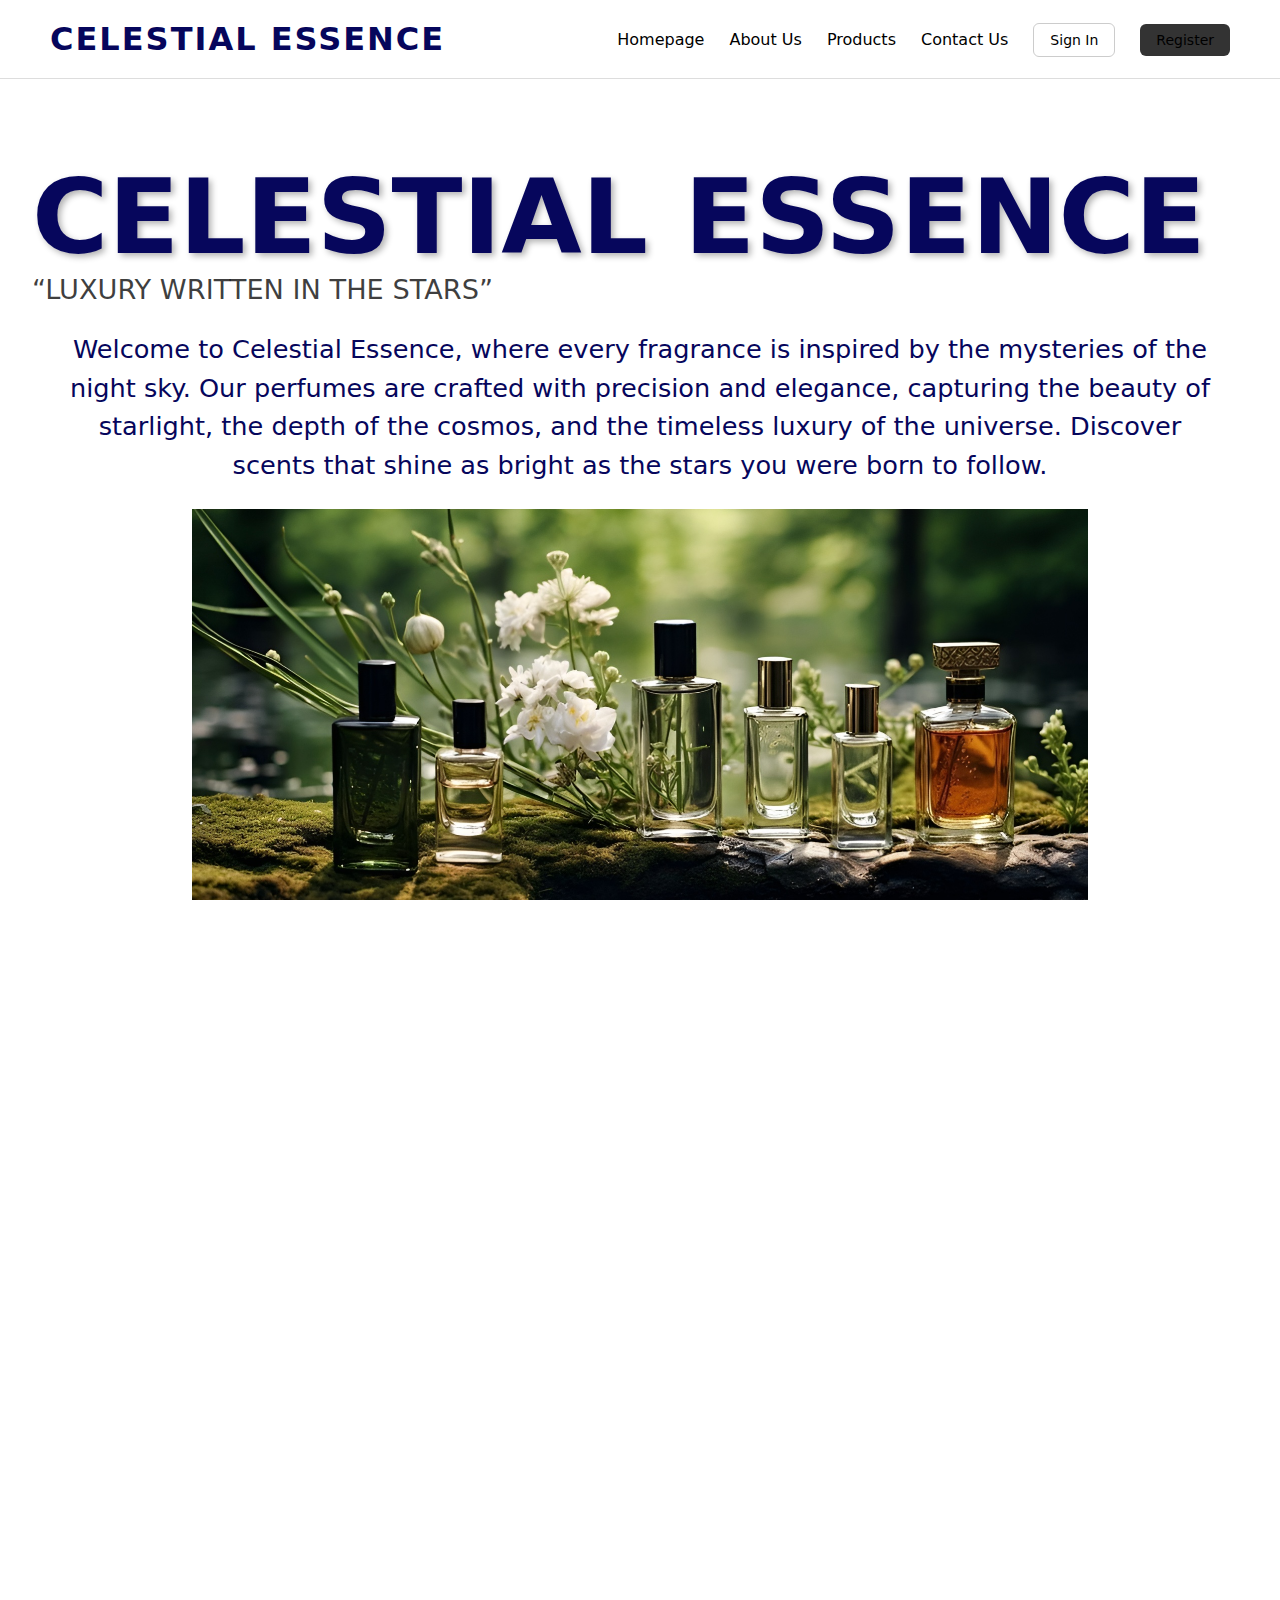
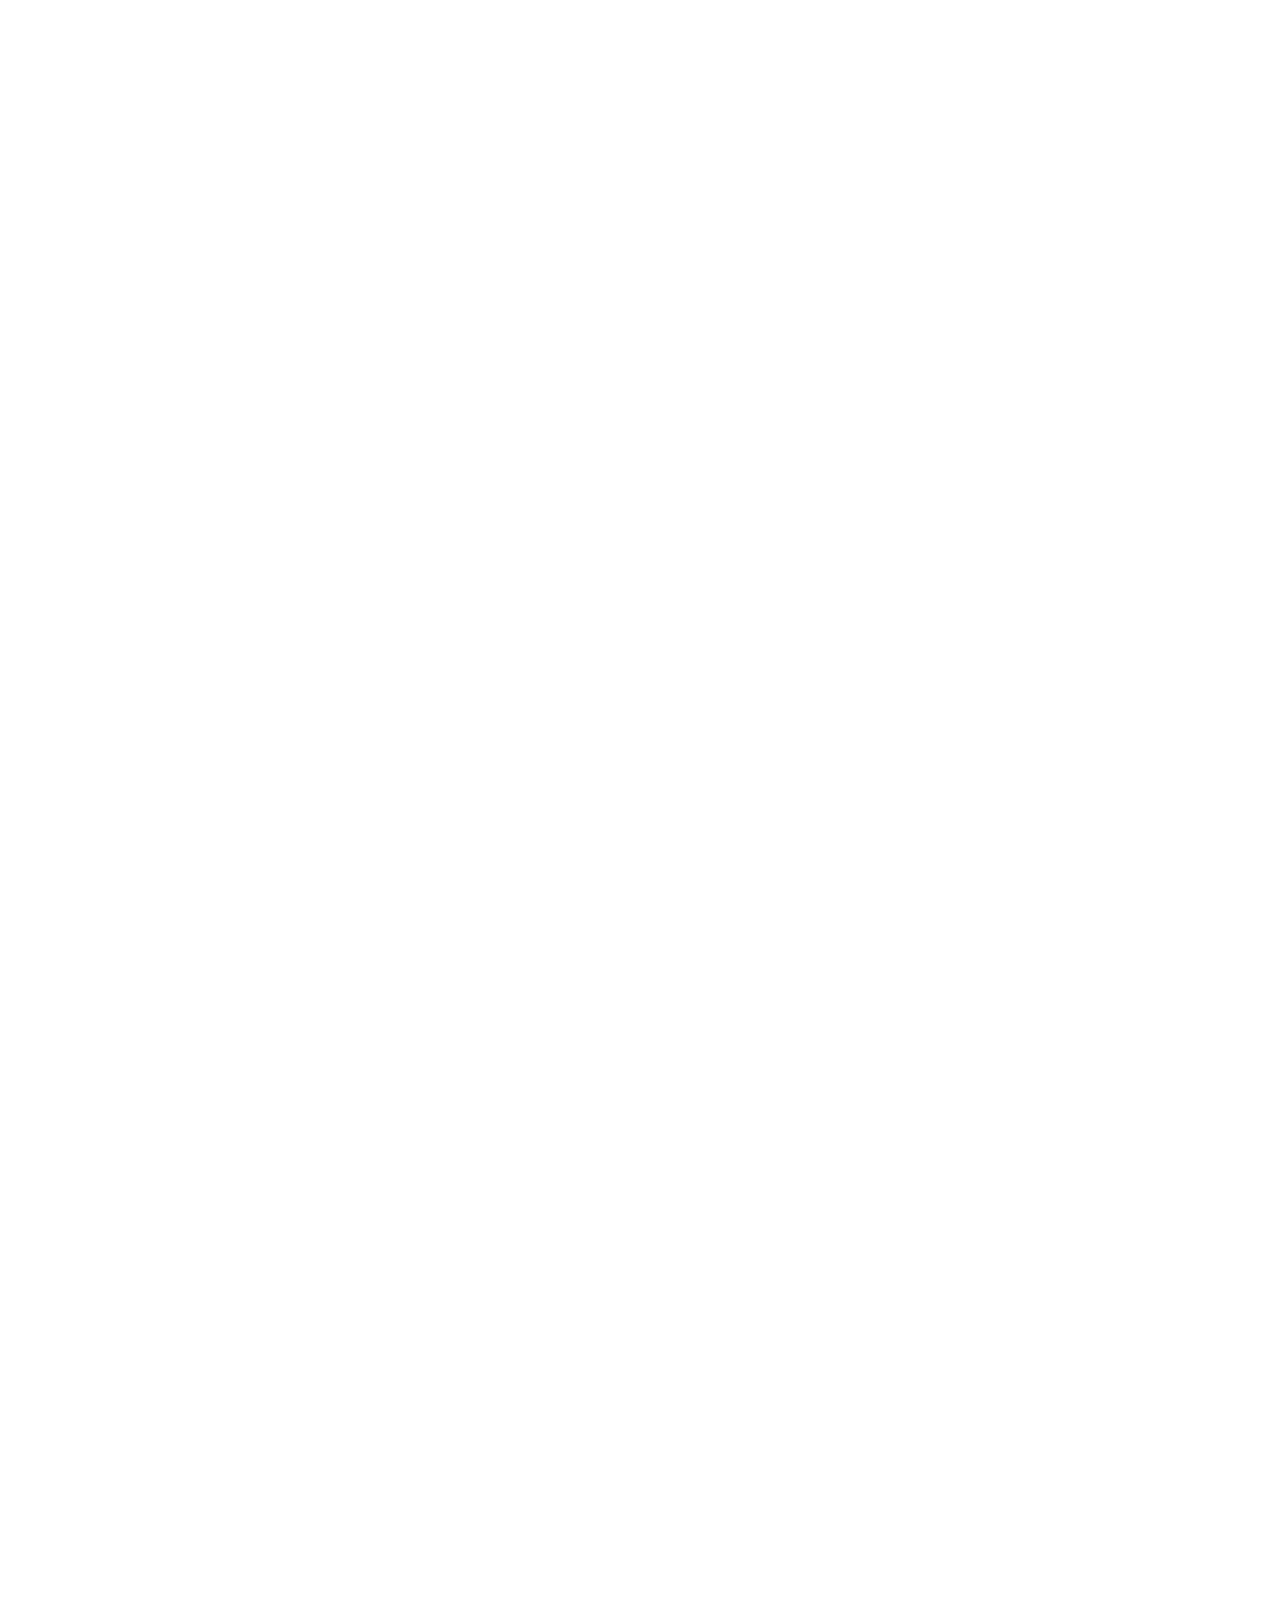
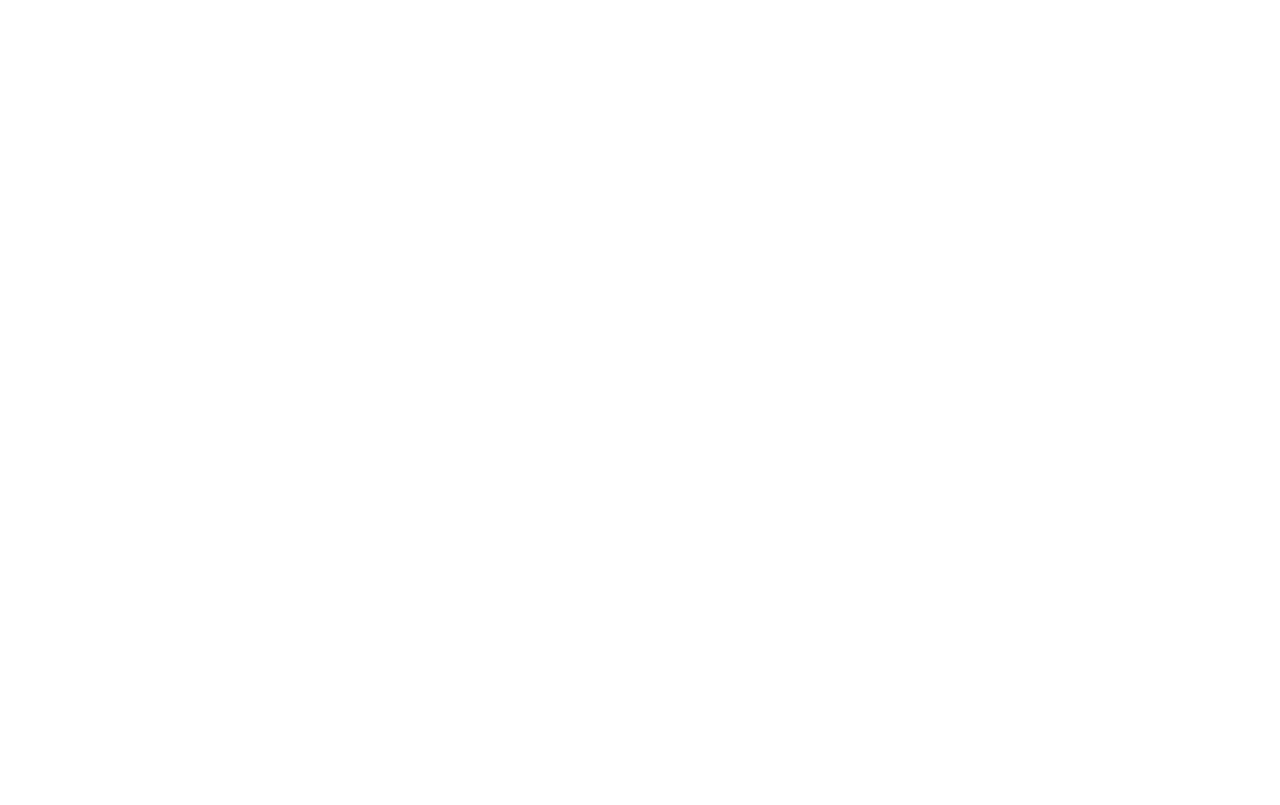
<file: index.html>
<!DOCTYPE html>
<html lang="en">
  <head>
    <meta charset="UTF-8" />
    <meta name="viewport" content="width=device-width, initial-scale=1.0" />
    <title>Celestial Essence | Homepage</title>
    <link rel="stylesheet" href="style.css" />
  </head>
  <body>
<header class="header has-logo">
      <nav class="navbar">
        <div class="logo">CELESTIAL ESSENCE</div>
        <div class="menu-toggle" id="menu-toggle">
          <span></span>
          <span></span>
          <span></span>
        </div>

        <ul class="nav-links" id="nav-links">
          <li><a href="index.html">Homepage</a></li>
          <li><a href="about.html">About Us</a></li>
          <li><a href="product.html">Products</a></li>
          <li><a href="contact.html">Contact Us</a></li>
          <li><a href="sign.html" class="btn btn-signin">Sign In</a></li>
          <li><a href="register.html" class="btn btn-register">Register</a></li> 
        </ul>
      </nav>
    </header>

    <main>
      <section class="hero">
        <h1>CELESTIAL ESSENCE</h1>
        <h2>“LUXURY WRITTEN IN THE STARS”</h2>
        <p>
          Welcome to Celestial Essence, where every fragrance is inspired by the
          mysteries of the night sky. Our perfumes are crafted with precision
          and elegance, capturing the beauty of starlight, the depth of the
          cosmos, and the timeless luxury of the universe. Discover scents that
          shine as bright as the stars you were born to follow.
        </p>
        <img
          src="img/hero.png"
          alt="Celestial Essence Hero Image"
          class="hero-img"
        />
      </section>

      <div class="divider"></div>

      <section class="collection women">
        <div class="content">
          <p>
            "Perfume is more than a scent—it’s an extension of who you are. The
            Celestial Essence Women’s Collection is crafted to capture the
            grace, strength, and beauty of every woman. Each fragrance is
            inspired by celestial wonders, offering you a unique way to express
            yourself."
          </p>
        </div>
      </section>

      <section class="collection men">
        <div class="content">
          <p>
            "A man’s fragrance is his invisible signature. The Celestial Essence
            Men’s Collection is crafted for those who seek strength, confidence,
            and distinction in every moment. Inspired by the power of the
            cosmos, each scent is bold, timeless, and unforgettable."
          </p>
        </div>
      </section>

      <div class="divider divider2"></div>

      <section class="why-us">
        <h2>WHY US?</h2>
        <div class="cards">
          <div class="card">
            <h3>PREMIUM INGREDIENTS</h3>
            <p>Made with high-quality essential oils.</p>
          </div>
          <div class="card">
            <h3>SIGNATURE SCENTS</h3>
            <p>Fragrances that make you stand out.</p>
          </div>
          <div class="card">
            <h3>LUXURY EXPERIENCE</h3>
            <p>Beautifully designed bottles & packaging.</p>
          </div>
          <div class="card">
            <h3>AFFORDABLE LUXURY</h3>
            <p>Premium perfumes without the premium price tag.</p>
          </div>
        </div>
      </section>
    </main>

    <footer class="footer">
      <div class="footer-flex">
        <div class="footer-col">
          <h3>Follow Us</h3>
          <div class="social-icons">
            <img src="img/figma.png" alt="Facebook" />
            <img src="img/twitter.png" alt="Twitter" />
            <img src="img/instagram.png" alt="Instagram" />
            <img src="img/youtube.png" alt="YouTube" />
            <img src="img/linkedin.png" alt="TikTok" />
          </div>
        </div>

        <div class="footer-col">
          <h3>Use Cases</h3>
          <ul>
            <li>UI design</li>
            <li>UX design</li>
            <li>Wireframing</li>
            <li>Diagramming</li>
            <li>Brainstorming</li>
            <li>Online whiteboard</li>
            <li>Team collaboration</li>
          </ul>
        </div>

        <div class="footer-col">
          <h3>Explore</h3>
          <ul>
            <li>Design</li>
            <li>Prototyping</li>
            <li>Development features</li>
            <li>Design systems</li>
            <li>Collaboration features</li>
            <li>Design process</li>
            <li>FigJam</li>
          </ul>
        </div>

        <div class="footer-col">
          <h3>Resources</h3>
          <ul>
            <li>Blog</li>
            <li>Best practices</li>
            <li>Colors</li>
            <li>Color wheel</li>
            <li>Support</li>
            <li>Developers</li>
            <li>Resource library</li>
          </ul>
        </div>
      </div>
    </footer>

    <script src="script.js"></script>
  </body>
</html>
</file>
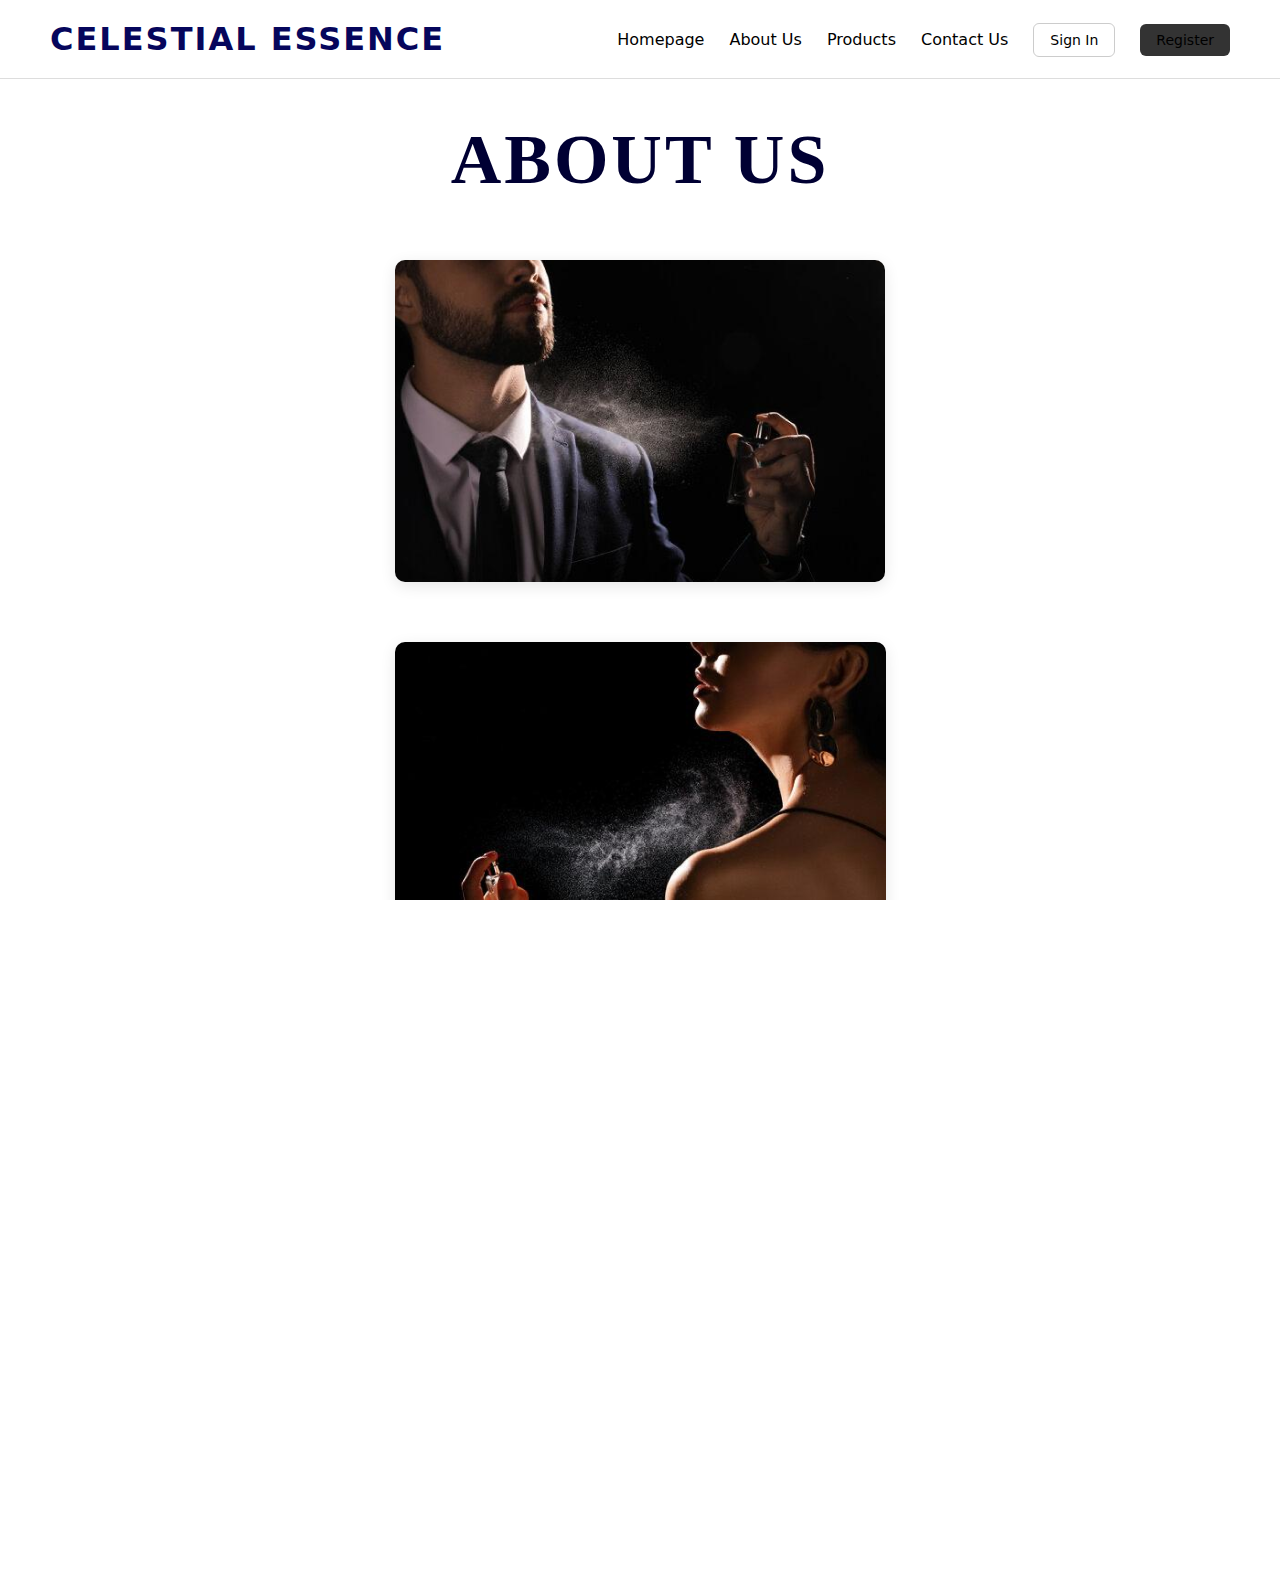
<file: about.html>
<!DOCTYPE html>
<html lang="en">
<head>
  <meta charset="UTF-8" />
  <meta name="viewport" content="width=device-width, initial-scale=1.0" />
  <title>Celestial Essence | About Us</title>
  <link rel="stylesheet" href="about.css" />
</head>

<body>
<header class="header has-logo">
      <nav class="navbar">
        <div class="logo">CELESTIAL ESSENCE</div>
        <div class="menu-toggle" id="menu-toggle">
          <span></span>
          <span></span>
          <span></span>
        </div>

        <ul class="nav-links" id="nav-links">
          <li><a href="index.html">Homepage</a></li>
          <li><a href="about.html">About Us</a></li>
          <li><a href="product.html">Products</a></li>
          <li><a href="contact.html">Contact Us</a></li>
          <li><a href="sign.html" class="btn btn-signin">Sign In</a></li>
          <li><a href="register.html" class="btn btn-register">Register</a></li>  
        </ul>
      </nav>
    </header>

<section class="about-section">
  <div class="about-grid">
    <div class="about-text heading">
      <h1>ABOUT US</h1>
    </div>

    <div class="about-images">
      <img src="img/men.png" alt="Perfume for Men" />
    </div>

    <div class="about-images">
      <img src="img/woman.png" alt="Perfume for Women" />
    </div>

    <div class="about-text description">
      <p>
        At <strong>Celestial Essence</strong>, we believe fragrance is more than a scent—it is an experience as infinite
        as the universe itself. Each perfume is inspired by celestial wonders: the glow of the moon, the brilliance of
        the stars, and the vast elegance of the galaxies. Our blends use the finest ingredients to create perfumes that
        feel eternal, sophisticated, and uniquely yours.
      </p>
    </div>
  </div>
</section>

<footer class="footer">
  <div class="footer-flex">
    <div class="footer-col">
      <h3>Follow Us</h3>
      <div class="social-icons">
        <img src="img/figma.png" alt="Facebook" />
        <img src="img/twitter.png" alt="Twitter" />
        <img src="img/instagram.png" alt="Instagram" />
        <img src="img/youtube.png" alt="YouTube" />
        <img src="img/linkedin.png" alt="TikTok" />
      </div>
    </div>
    <div class="footer-col">
      <h3>Use Cases</h3>
      <ul>
        <li>UI design</li>
        <li>UX design</li>
        <li>Wireframing</li>
        <li>Diagramming</li>
        <li>Brainstorming</li>
        <li>Online whiteboard</li>
        <li>Team collaboration</li>
      </ul>
    </div>
    <div class="footer-col">
      <h3>Explore</h3>
      <ul>
        <li>Design</li>
        <li>Prototyping</li>
        <li>Development features</li>
        <li>Design systems</li>
        <li>Collaboration features</li>
        <li>Design process</li>
        <li>FigJam</li>
      </ul>
    </div>
    <div class="footer-col">
      <h3>Resources</h3>
      <ul>
        <li>Blog</li>
        <li>Best practices</li>
        <li>Colors</li>
        <li>Color wheel</li>
        <li>Support</li>
        <li>Developers</li>
        <li>Resource library</li>
      </ul>
    </div>
  </div>
 
</footer>
   <script src="script.js"></script>
</body>
</html>
</file>
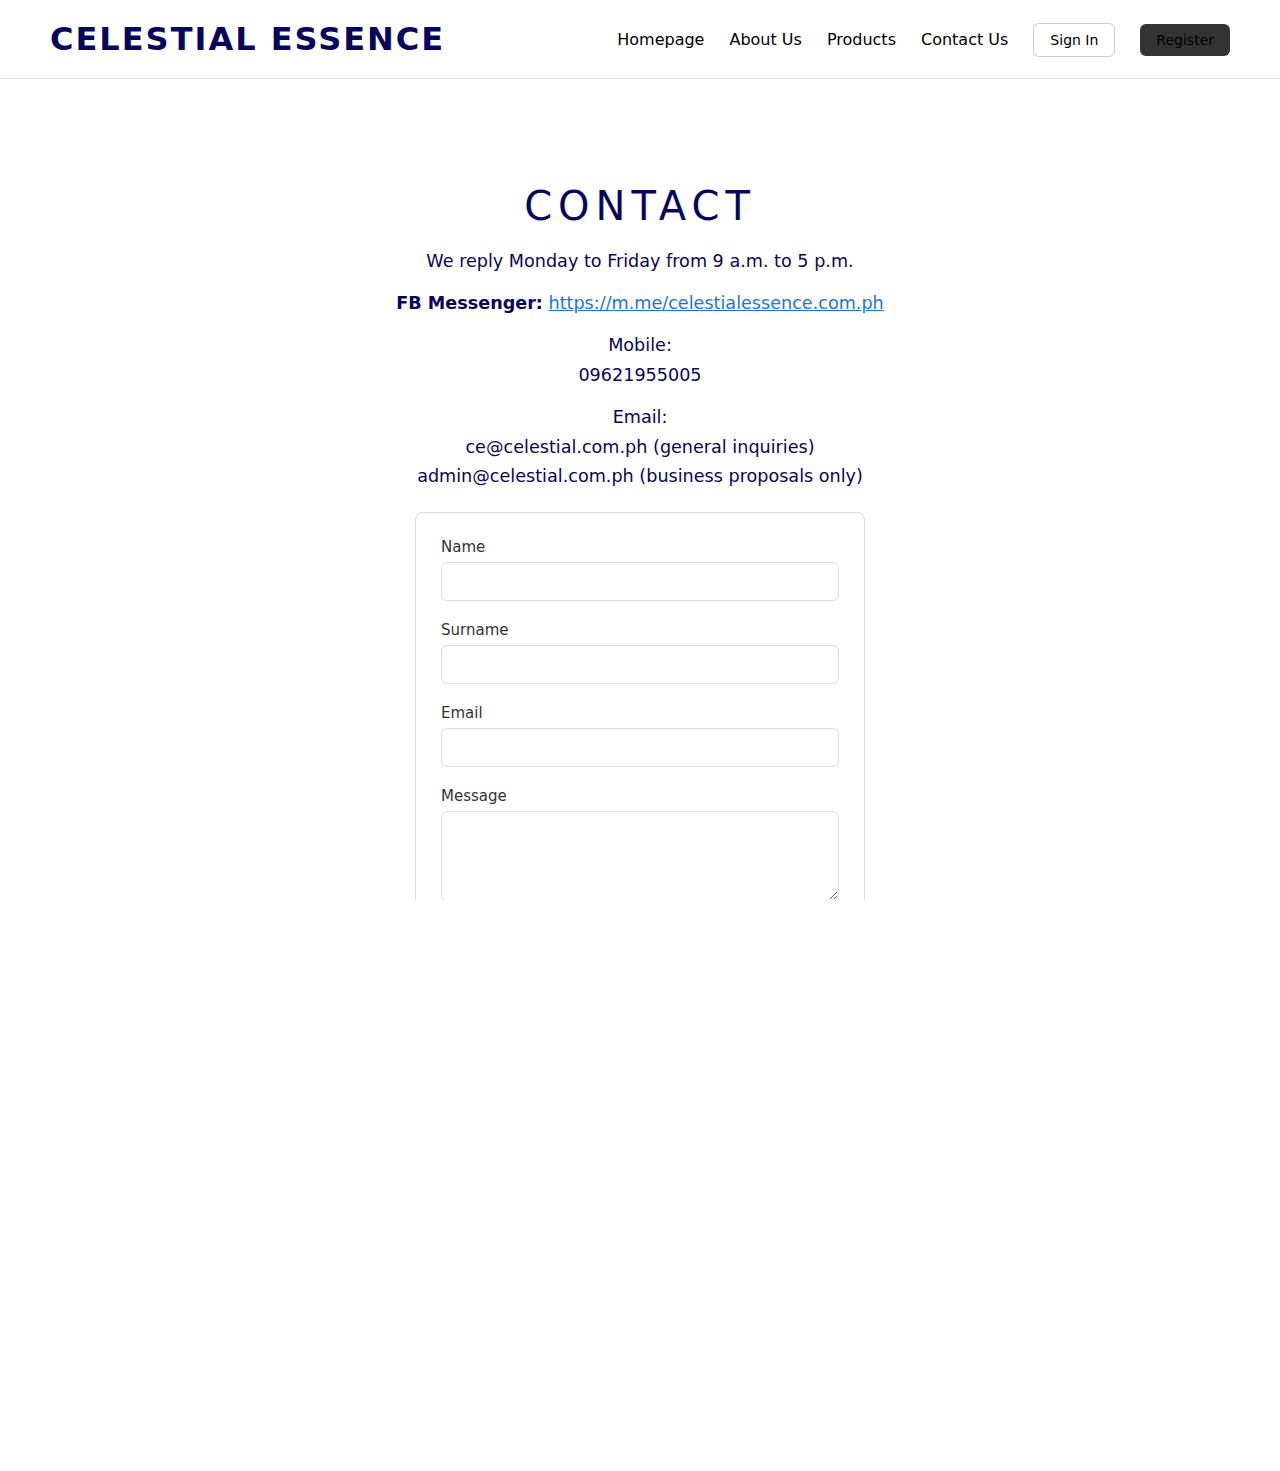
<file: contact.html>
<!DOCTYPE html>
<html lang="en">
  <head>
    <meta charset="UTF-8" />
    <meta name="viewport" content="width=device-width, initial-scale=1.0" />
    <title>Contact - Celestial Essence</title>
<!DOCTYPE html>
<html lang="en">
  <head>
    <meta charset="UTF-8" />
    <meta name="viewport" content="width=device-width, initial-scale=1.0" />
    <title>Contact - Celestial Essence</title>
    <link rel="stylesheet" href="contact.css" />
  </head>
  <body>
    <header class="header has-logo">
      <nav class="navbar">
        <div class="logo">CELESTIAL ESSENCE</div>
        <div class="menu-toggle" id="menu-toggle">
          <span></span>
          <span></span>
          <span></span>
        </div>

        <ul class="nav-links" id="nav-links">
          <li><a href="index.html">Homepage</a></li>
          <li><a href="about.html">About Us</a></li>
          <li><a href="product.html">Products</a></li>
          <li><a href="contact.html">Contact Us</a></li>
          <li><a href="sign.html" class="btn btn-signin">Sign In</a></li>
          <li><a href="register.html" class="btn btn-register">Register</a></li> 
        </ul>
      </nav>
    </header>

    <main>
      <section class="contact-section">
        <h1>CONTACT</h1>
        <p>We reply Monday to Friday from 9 a.m. to 5 p.m.</p>
        <p>
          <strong>FB Messenger:</strong>
          <a href="https://m.me/celestialessence.com.ph" target="_blank">
            https://m.me/celestialessence.com.ph
          </a>
        </p>
        <p>Mobile:<br />09621955005</p>
        <p>
          Email:<br />
          ce@celestial.com.ph (general inquiries)<br />
          admin@celestial.com.ph (business proposals only)
        </p>

        <form id="contactForm">
          <label>Name</label>
          <input type="text" required />
          <label>Surname</label>
          <input type="text" required />
          <label>Email</label>
          <input type="email" required />
          <label>Message</label>
          <textarea rows="4" required></textarea>
          <button type="submit">Submit</button>
        </form>
      </section>
    </main>

    <footer class="footer">
      <div class="footer-flex">
        <div class="footer-col">
          <h3>Follow Us</h3>
          <div class="social-icons">
            <img src="img/figma.png" alt="Facebook" />
            <img src="img/twitter.png" alt="Twitter" />
            <img src="img/instagram.png" alt="Instagram" />
            <img src="img/youtube.png" alt="YouTube" />
            <img src="img/linkedin.png" alt="TikTok" />
          </div>
        </div>
        <div class="footer-col">
          <h3>Use Cases</h3>
          <ul>
            <li>UI design</li>
            <li>UX design</li>
            <li>Wireframing</li>
            <li>Diagramming</li>
            <li>Brainstorming</li>
            <li>Online whiteboard</li>
            <li>Team collaboration</li>
          </ul>
        </div>
        <div class="footer-col">
          <h3>Explore</h3>
          <ul>
            <li>Design</li>
            <li>Prototyping</li>
            <li>Development features</li>
            <li>Design systems</li>
            <li>Collaboration features</li>
            <li>Design process</li>
            <li>FigJam</li>
          </ul>
        </div>
        <div class="footer-col">
          <h3>Resources</h3>
          <ul>
            <li>Blog</li>
            <li>Best practices</li>
            <li>Colors</li>
            <li>Color wheel</li>
            <li>Support</li>
            <li>Developers</li>
            <li>Resource library</li>
          </ul>
        </div>
      </div>
    </footer>

    <script src="contact.js"></script>
  </body>
</html>
</file>
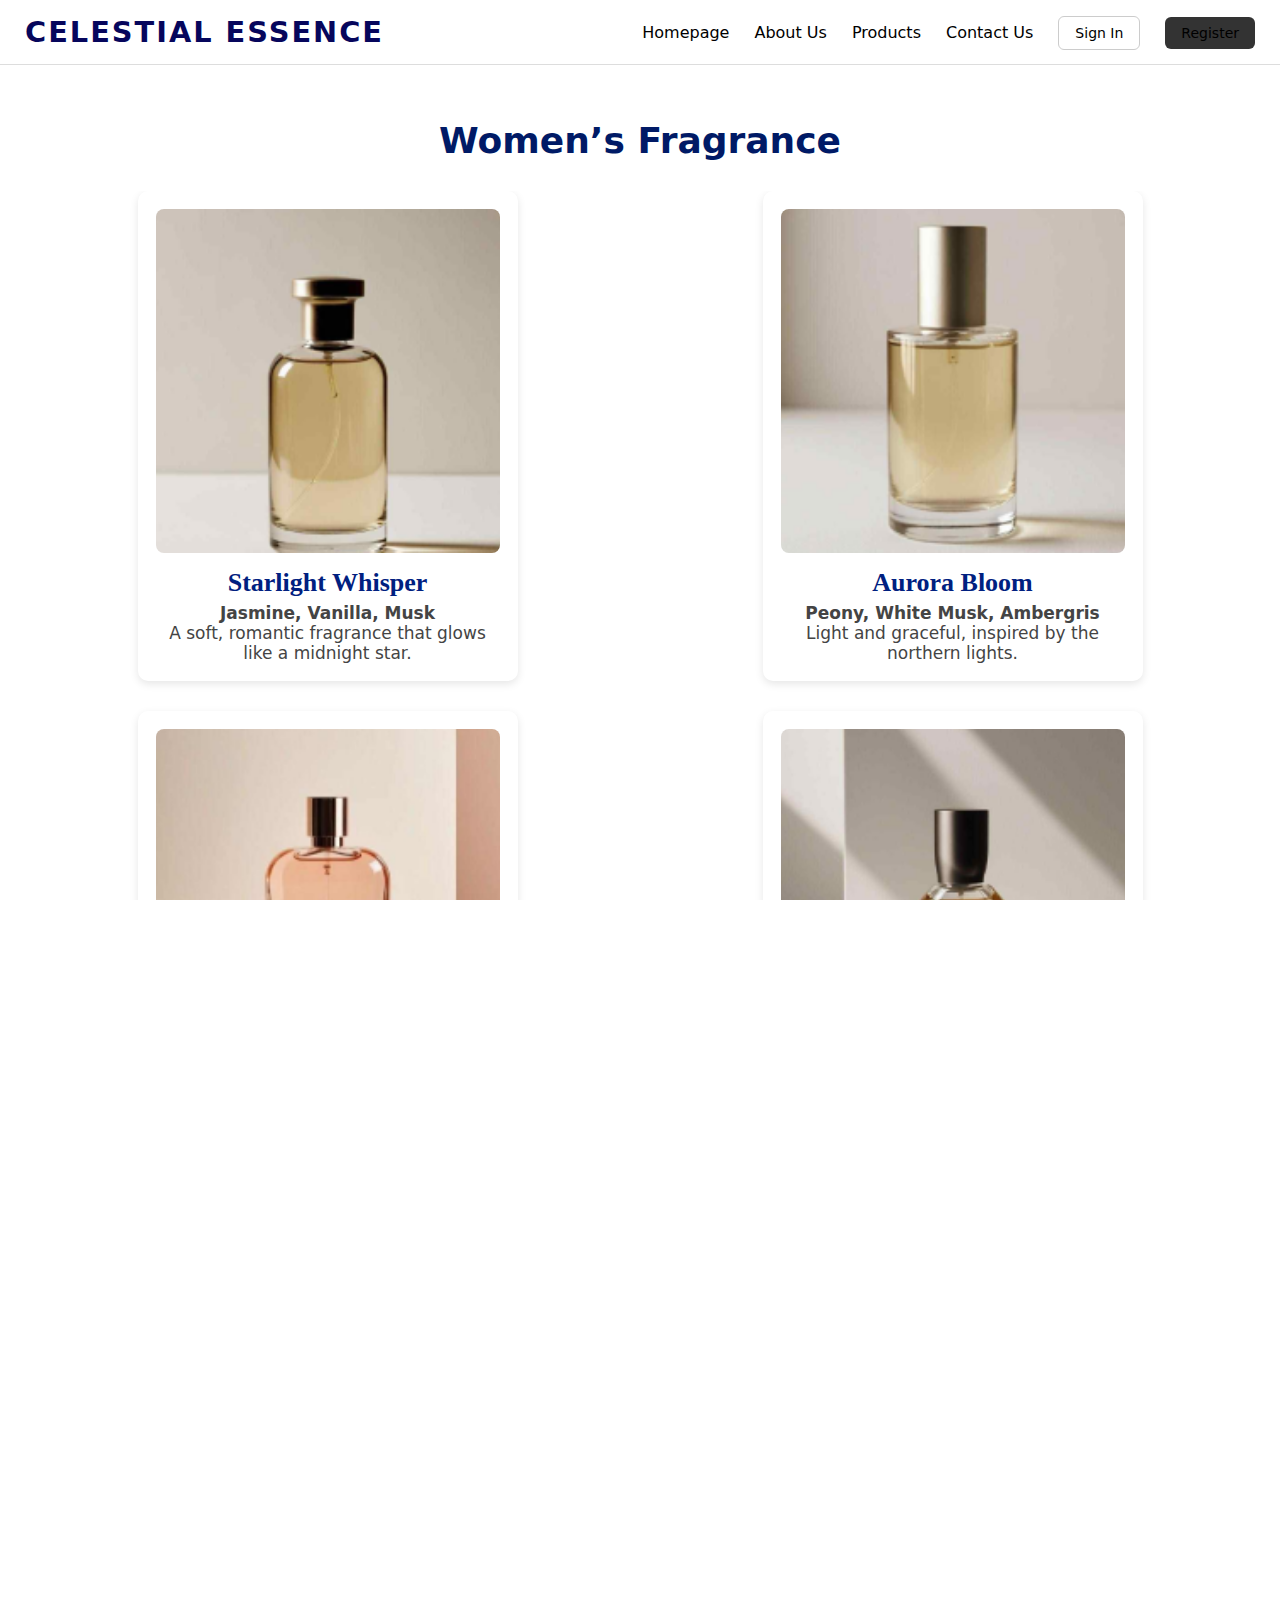
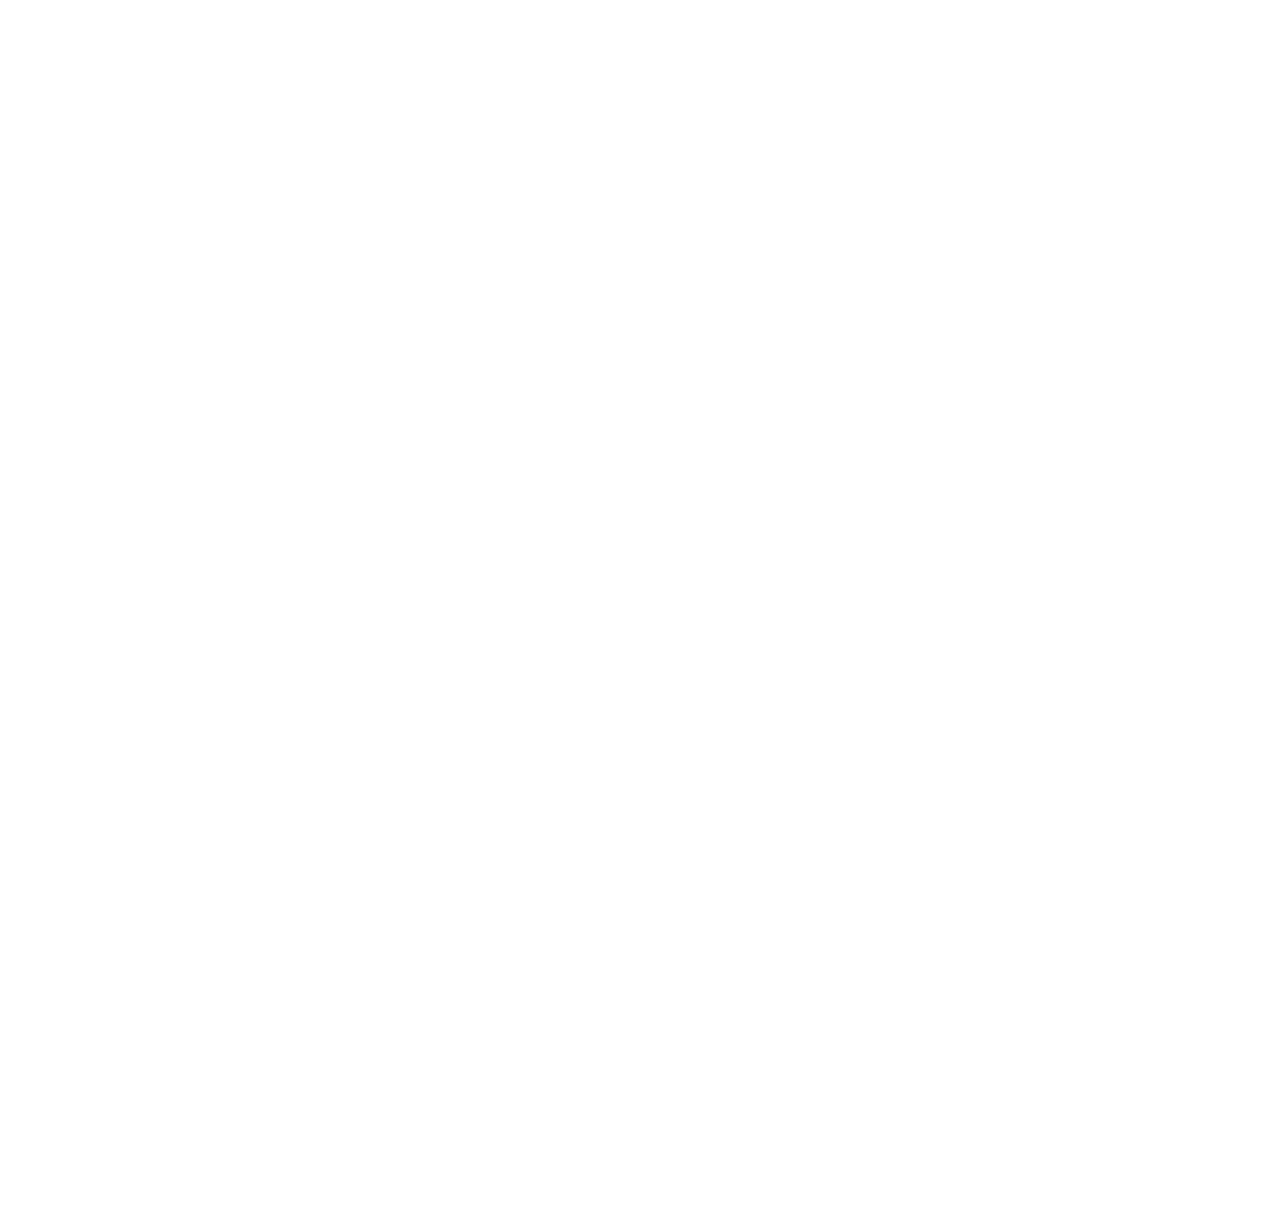
<file: product.html>
<!DOCTYPE html>
<html lang="en">
<head>
  <meta charset="UTF-8">
  <meta name="viewport" content="width=device-width, initial-scale=1.0">
  <title>Celestial Essence</title>
  <link rel="stylesheet" href="style.css" />
  <link rel="stylesheet" href="product.css">
</head>
<body>

 <header class="header has-logo">
      <nav class="navbar">
        <div class="logo">CELESTIAL ESSENCE</div>
        <div class="menu-toggle" id="menu-toggle">
          <span></span>
          <span></span>
          <span></span>
        </div>

        <ul class="nav-links" id="nav-links">
          <li><a href="index.html">Homepage</a></li>
          <li><a href="about.html">About Us</a></li>
          <li><a href="product.html">Products</a></li>
          <li><a href="contact.html">Contact Us</a></li>
          <li><a href="sign.html" class="btn btn-signin">Sign In</a></li>
          <li><a href="register.html" class="btn btn-register">Register</a></li> 
        </ul>
      </nav>
    </header>

  <section class="fragrance-section women-section">
    <h2>Women’s Fragrance</h2>
    <div class="products">
      <div class="card">
        <img src="img/Starlight.png" alt="Starlight Whisper">
        <h3>Starlight Whisper</h3>
        <p><strong>Jasmine, Vanilla, Musk</strong><br>A soft, romantic fragrance that glows like a midnight star.</p>
      </div>
      <div class="card">
        <img src="img/Aurora.png" alt="Aurora Bloom">
        <h3>Aurora Bloom</h3>
        <p><strong>Peony, White Musk, Ambergris</strong><br>Light and graceful, inspired by the northern lights.</p>
      </div>
      <div class="card">
        <img src="img/moonlit.png" alt="Moonlit Vell">
        <h3>Moonlit Vell</h3>
        <p><strong>Rose, Amber, Sandalwood</strong><br>Mysterious and elegant, perfect for nights of enchantment.</p>
      </div>
      <div class="card">
        <img src="img/SolarRa.png" alt="Solar Radiance">
        <h3>Solar Radiance</h3>
        <p><strong>Citrus, Neroli, Honey</strong><br>Bright, warm, and golden like the rising sun.</p>
      </div>
    </div>
  </section>
  <div class="divider"></div> 

  <section class="fragrance-section men-section">
    <h2>Men’s Fragrance</h2>
    <div class="products">
      <div class="card">
        <img src="img/solar.png" alt="Solar Dominion">
        <h3>Solar Dominion</h3>
        <p><strong>Grapefruit, Vetiver, Sandalwood</strong><br>Fresh and powerful, shining with energy and masculine elegance.</p>
      </div>
      <div class="card">
        <img src="img/midnight.png" alt="Midnight Atlas">
        <h3>Midnight Atlas</h3>
        <p><strong>Black Pepper, Leather, Tonka Bean</strong><br>Dark and adventurous, capturing the spirit of a fearless traveler.</p>
      </div>
      <div class="card">
        <img src="img/Cosmic.png" alt="Cosmic Valor">
        <h3>Cosmic Valor</h3>
        <p><strong>Oud, Patchouli, Incense</strong><br>Rich and timeless, a scent of prestige and unwavering strength.</p>
      </div>
      <div class="card">
        <img src="img/orion.png" alt="Orion Flame">
        <h3>Orion Flame</h3>
        <p><strong>Bergamot, Cedarwood, Ambergris</strong><br>A bold, fiery fragrance that radiates strength and confidence.</p>
      </div>
    </div>
  </section>

    <footer class="footer">
      <div class="footer-flex">
        <div class="footer-col">
          <h3>Follow Us</h3>
          <div class="social-icons">
            <img src="img/figma.png" alt="Facebook" />
            <img src="img/twitter.png" alt="Twitter" />
            <img src="img/instagram.png" alt="Instagram" />
            <img src="img/youtube.png" alt="YouTube" />
            <img src="img/linkedin.png" alt="TikTok" />
          </div>
        </div>

        <div class="footer-col">
          <h3>Use Cases</h3>
          <ul>
            <li>UI design</li>
            <li>UX design</li>
            <li>Wireframing</li>
            <li>Diagramming</li>
            <li>Brainstorming</li>
            <li>Online whiteboard</li>
            <li>Team collaboration</li>
          </ul>
        </div>

        <div class="footer-col">
          <h3>Explore</h3>
          <ul>
            <li>Design</li>
            <li>Prototyping</li>
            <li>Development features</li>
            <li>Design systems</li>
            <li>Collaboration features</li>
            <li>Design process</li>
            <li>FigJam</li>
          </ul>
        </div>

        <div class="footer-col">
          <h3>Resources</h3>
          <ul>
            <li>Blog</li>
            <li>Best practices</li>
            <li>Colors</li>
            <li>Color wheel</li>
            <li>Support</li>
            <li>Developers</li>
            <li>Resource library</li>
          </ul>
        </div>
      </div>
    </footer>
     <script src="script.js"></script>
</body>
</html>
</file>
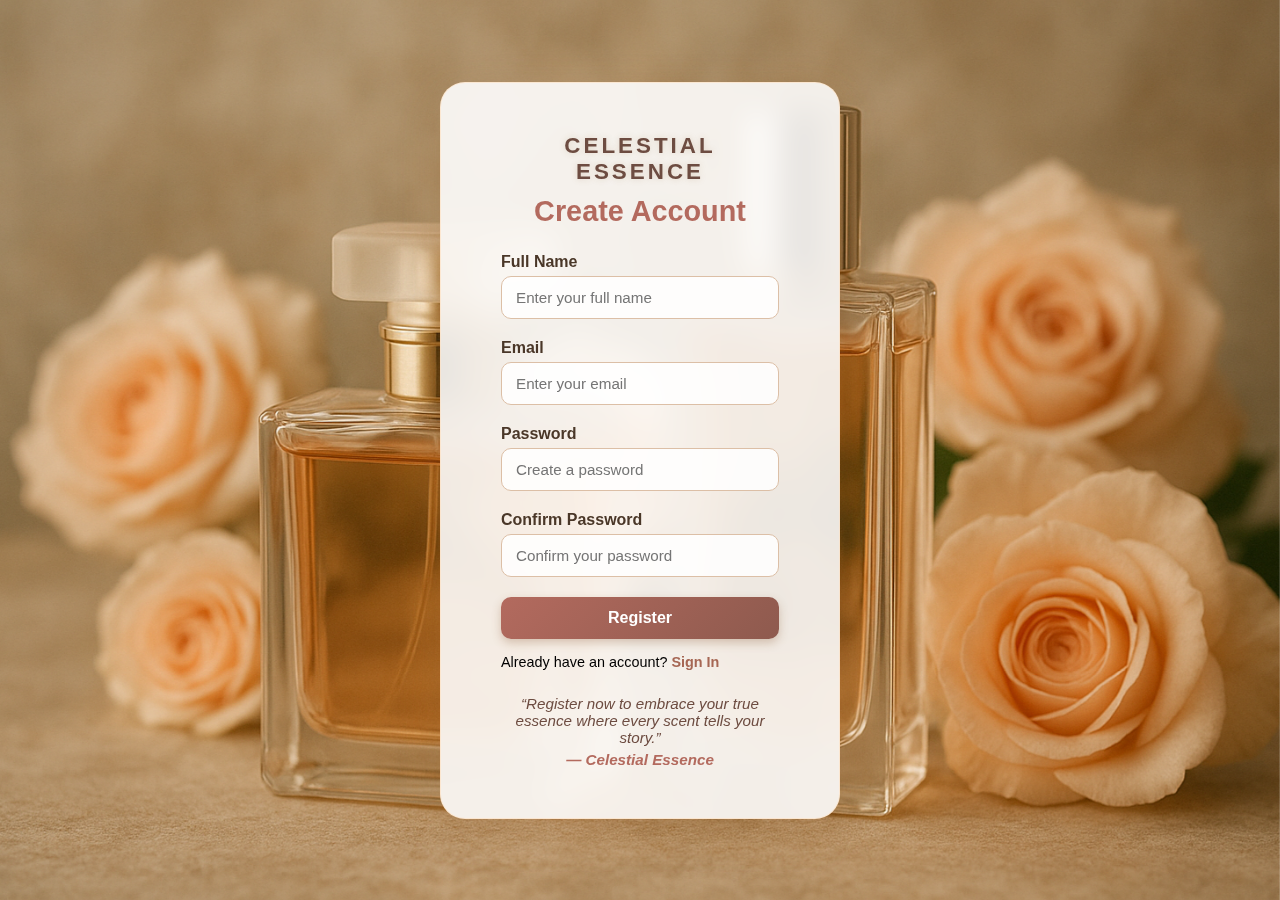
<file: register.html>
<!DOCTYPE html>
<html lang="en">
<head>
  <meta charset="UTF-8" />
  <meta name="viewport" content="width=device-width, initial-scale=1.0" />
  <title>Register - Celestial Essence</title>
  <link rel="stylesheet" href="auth.css" />
</head>
<body>
  <section class="auth-section">
    <img src="img/background.png" alt="Background" class="bg-image" />
    <div class="auth-container">
      <h1 class="brand">CELESTIAL ESSENCE</h1>
      <h2>Create Account</h2>

      <form id="register-form">
        <label for="name">Full Name</label>
        <input type="text" id="name" placeholder="Enter your full name" required />

        <label for="email">Email</label>
        <input type="email" id="email" placeholder="Enter your email" required />

        <label for="password">Password</label>
        <input type="password" id="password" placeholder="Create a password" required />

        <label for="confirm">Confirm Password</label>
        <input type="password" id="confirm" placeholder="Confirm your password" required />

        <button type="submit" class="btn">Register</button>
        <p class="switch-link">
          Already have an account?
          <a href="sign.html">Sign In</a>
        </p>
      </form>

      <p class="quote">
        “Register now to embrace your true essence where every scent tells your story.”
        <span>— Celestial Essence</span>
      </p>

      <p id="reg-message" class="message"></p>
    </div>
  </section>

  <script src="signregis.js"></script>
</body>
</html>
</file>
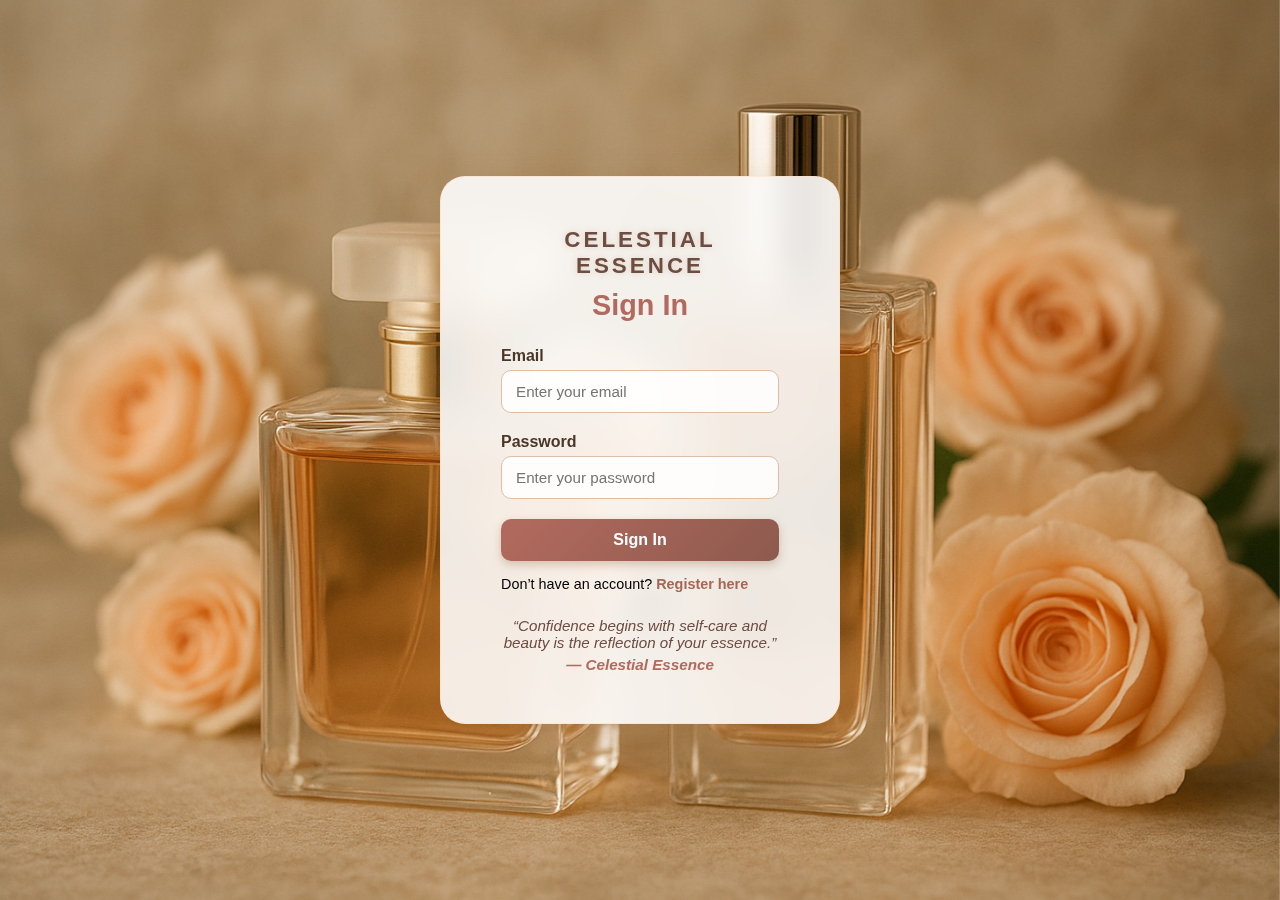
<file: sign.html>
<!DOCTYPE html>
<html lang="en">
<head>
  <meta charset="UTF-8" />
  <meta name="viewport" content="width=device-width, initial-scale=1.0" />
  <title>Sign In - Celestial Essence</title>
  <link rel="stylesheet" href="auth.css" />
</head>
<body>

  <section class="auth-section">
    <img src="img/background.png" alt="Background" class="bg-image" />
    <div class="auth-container">
      <h1 class="brand">CELESTIAL ESSENCE</h1>
      <h2>Sign In</h2>

      <form id="signin-form">
        <label for="email">Email</label>
        <input type="email" id="email" placeholder="Enter your email" required />

        <label for="password">Password</label>
        <input type="password" id="password" placeholder="Enter your password" required />

        <button type="submit" class="btn">Sign In</button>
        <p class="switch-link">
          Don’t have an account?
          <a href="register.html">Register here</a>
        </p>
      </form>

      <p class="quote">
        “Confidence begins with self-care and beauty is the reflection of your essence.”
        <span>— Celestial Essence</span>
      </p>

      <p id="message" class="message"></p>
    </div>
  </section>

  <script src="signregis.js"></script>
</body>
</html>
</file>
<file: product.css>
/* ========================================================
   HEADER STYLING
======================================================== */
.header {
  width: 100%;
  background-color: #fff;
  border-bottom: 1px solid #ddd;
  position: fixed;
  top: 0;
  left: 0;
  z-index: 100;
}

.navbar {
  display: flex;
  justify-content: space-between;
  align-items: center;
  padding: 15px 25px;
}

.logo {
  font-size: 1.8rem;
  color: #06065C;
  font-weight: 800;
  letter-spacing: 2px;
}

/* ========================================================
   NAVIGATION LINKS
======================================================== */
.nav-links {
  list-style: none;
  display: flex;
  align-items: center;
  gap: 25px;
}

.nav-links li a {
  text-decoration: none;
  color: #000;
  font-weight: 500;
  transition: color 0.3s ease;
}

.nav-links li a:hover {
  color: #1a73e8;
}

/* ========================================================
   BUTTON STYLES
======================================================== */
.btn {
  border: none;
  padding: 8px 16px;
  border-radius: 6px;
  cursor: pointer;
  font-size: 14px;
  transition: 0.3s;
}

.btn-signin {
  background-color: #fff;
  border: 1.5px solid #ccc;
  color: #333;
}

.btn-register {
  background: #333;
  color: #fff;
}

.btn:hover {
  opacity: 0.9;
}

/* ========================================================
   MOBILE MENU TOGGLE
======================================================== */
.menu-toggle {
  display: none;
  flex-direction: column;
  cursor: pointer;
}

.menu-toggle span {
  width: 25px;
  height: 3px;
  background-color: #06065C;
  margin: 4px 0;
  transition: 0.3s;
}

/* ========================================================
   RESPONSIVE DESIGN
======================================================== */
@media (max-width: 768px) {
  .navbar {
    flex-wrap: wrap;
    padding: 15px 20px;
  }

  .menu-toggle {
    display: flex;
  }

  /* Hide nav links initially */
  .nav-links {
    display: none;
    flex-direction: column;
    width: 100%;
    text-align: center;
    background: #fff;
    border-top: 1px solid #ddd;
    padding: 15px 0;
    margin-top: 10px;
  }

  /* Show nav when active */
  .nav-links.active {
    display: flex;
    animation: fadeIn 0.3s ease-in-out;
  }

  .nav-links li {
    margin: 10px 0;
  }

  /* Make logo smaller and centered when menu open */
  .navbar.active .logo {
    width: 100%;
    text-align: center;
  }
}

/* ========================================================
   ANIMATIONS
======================================================== */
@keyframes fadeIn {
  from {
    opacity: 0;
    transform: translateY(-10px);
  }
  to {
    opacity: 1;
    transform: translateY(0);
  }
}

/* ========================================================
   FRAGRANCE & PRODUCT SECTIONS
======================================================== */
.fragrance-section {
  padding: 140px 0 40px 0;
  text-align: center;
}

.women-section {
  padding-top: 140px;
  padding-bottom: 40px;
}

.men-section {
  padding-top: 30px;
  padding-bottom: 40px;
}

.fragrance-section h2 {
  color: #001a66;
  margin-bottom: 40px;
  text-align: center;
  font-size: 36px;
}

/* Product grid */
.products {
  display: grid;
  grid-template-columns: repeat(4, 1fr);
  gap: 20px;
  width: 100%;
  padding: 0 50px;
  box-sizing: border-box;
}

.card {
  background: white;
  border-radius: 10px;
  width: 100%;
  padding: 20px;
  box-shadow: 0 3px 8px rgba(0, 0, 0, 0.1);
  transition: transform 0.2s ease;
}

.card:hover {
  transform: scale(1.05);
}

.card img {
  width: 100%;
  aspect-ratio: 1 / 1;
  object-fit: cover;
  border-radius: 8px;
  display: block;
  margin-bottom: 15px;
}

.card h3 {
  font-family: 'Merriweather', serif;
  color: #002080;
  font-size: 24px;
  margin: 10px 0 5px;
  text-align: left;
}

.card p {
  font-size: 16px;
  color: #444;
  text-align: left;
}

/* Responsive product grid */
@media (max-width: 992px) {
  .products {
    grid-template-columns: repeat(2, 1fr);
    padding: 0 30px;
  }
}

@media (max-width: 576px) {
  .products {
    grid-template-columns: 1fr;
    padding: 0 20px;
  }

  .fragrance-section h2 {
    font-size: 28px;
  }

  .card {
    padding: 15px;
  }

  .card h3 {
    font-size: 20px;
  }

  .card p {
    font-size: 14px;
  }
}

/* Divider */
.divider {
  width: 80%;
  height: 2px;
  background-color: rgba(0, 0, 0, 0.15);
  margin: 0 auto;
}

/* ====== Tablet Layout (1024x1366 iPad Pro and similar) ====== */
@media screen and (max-width: 1366px) and (min-width: 768px) {

  html, body {
    width: 100%;
    max-width: 100%;
    overflow-x: hidden;
  }

  .fragrance-section {
    padding: 120px 20px 40px 20px;
    text-align: center;
    overflow-x: hidden;
  }

  .fragrance-section h2 {
    font-size: 36px;
    margin-bottom: 30px;
  }

  .products {
    display: grid;
    grid-template-columns: repeat(2, 1fr); 
    gap: 30px;
    width: 100%;
    padding: 0 10px; 
    box-sizing: border-box;
    justify-items: center;
    align-items: start;
    margin: 0 auto;
    overflow-x: hidden;
  }

  .card {
    width: 100%;
    max-width: 380px;
    padding: 18px;
  }

  .card img {
    aspect-ratio: 1 / 1;
    width: 100%;
    height: auto;
  }

  .card h3 {
    font-size: 26px;
    text-align: center;
  }

  .card p {
    font-size: 17px;
    text-align: center;
  }

  .divider {
    width: 90%;
  }

}
/* ====== Global Safety Rule (All Devices) ====== */
html, body {
  width: 100%;
  max-width: 100%;
  overflow-x: hidden; 
}
</file>
<file: auth.css>
/* ====== Global ====== */
* {
  margin: 0;
  padding: 0;
  box-sizing: border-box;
  font-family: 'Poppins', sans-serif;
}

body {
  display: flex;
  justify-content: center;
  align-items: center;
  min-height: 100vh;
  position: relative;
  overflow: hidden;
}

/* ====== Background Image ====== */
.bg-image {
  position: fixed;
  top: 0;
  left: 0;
  width: 100%;
  height: 100%;
  object-fit: cover;
  z-index: 0;
}

/* ====== Soft Overlay for Elegance ====== */
body::before {
  content: "";
  position: fixed;
  top: 0;
  left: 0;
  width: 100%;
  height: 100%;
  background: rgba(255, 245, 235, 0.55);
  backdrop-filter: blur(3px);
  z-index: 1;
}

/* ====== Auth Section ====== */
.auth-section {
  position: relative;
  z-index: 2;
  display: flex;
  justify-content: center;
  align-items: center;
  width: 100%;
  min-height: 100vh;
}

/* ====== Container ====== */
.auth-container {
  background: rgba(255, 255, 255, 0.88);
  backdrop-filter: blur(15px);
  padding: 50px 60px;
  border-radius: 25px;
  box-shadow: 0 15px 40px rgba(150, 100, 50, 0.3);
  text-align: center;
  width: 400px;
  border: 1px solid rgba(255, 224, 190, 0.6);
  transition: all 0.35s ease;
}

.auth-container:hover {
  transform: translateY(-4px);
  box-shadow: 0 25px 50px rgba(150, 100, 50, 0.4);
}

/* ====== Branding ====== */
.brand {
  color: #6d4c41;
  font-size: 1.4rem;
  letter-spacing: 3px;
  font-weight: 700;
  margin-bottom: 10px;
  text-shadow: 0 0 6px rgba(160, 120, 70, 0.25);
}

.auth-container h2 {
  font-size: 1.8rem;
  color: #b36a5e;
  margin-bottom: 25px;
  font-weight: 700;
}

/* ====== Form ====== */
form {
  display: flex;
  flex-direction: column;
  text-align: left;
}

label {
  font-weight: 600;
  margin-bottom: 5px;
  color: #4a3728;
}

input {
  padding: 12px 14px;
  margin-bottom: 20px;
  border: 1px solid #dcbfa6;
  border-radius: 10px;
  font-size: 0.95rem;
  transition: all 0.3s ease;
  background-color: rgba(255, 255, 255, 0.85);
}

input:hover {
  border-color: #c6975b;
}

input:focus {
  border-color: #b36a5e;
  box-shadow: 0 0 10px rgba(179, 106, 94, 0.35);
  outline: none;
}

/* ====== Button ====== */
.btn {
  background: linear-gradient(135deg, #b36a5e, #8e5a4e);
  color: white;
  border: none;
  padding: 12px;
  border-radius: 10px;
  cursor: pointer;
  font-size: 1rem;
  font-weight: 600;
  transition: all 0.35s ease;
  box-shadow: 0 4px 10px rgba(140, 90, 50, 0.3);
}

.btn:hover {
  background: linear-gradient(135deg, #c97b6b, #a66754);
  transform: scale(1.05);
  box-shadow: 0 6px 18px rgba(140, 90, 50, 0.35);
}

/* ====== Switch Link ====== */
.switch-link {
  margin-top: 15px;
  font-size: 0.9rem;
}

.switch-link a {
  color: #a66754;
  text-decoration: none;
  font-weight: 600;
  position: relative;
}

.switch-link a::after {
  content: "";
  position: absolute;
  width: 0%;
  height: 2px;
  bottom: -2px;
  left: 0;
  background: #a66754;
  transition: width 0.3s ease;
}

.switch-link a:hover::after {
  width: 100%;
}

/* ====== Quote ====== */
.quote {
  margin-top: 25px;
  font-style: italic;
  color: #6d4c41;
  font-size: 0.95rem;
  text-align: center;
}

.quote span {
  display: block;
  margin-top: 5px;
  font-weight: 600;
  color: #b36a5e;
}

/* ====== Responsive ====== */
@media screen and (max-width: 480px) {
  .auth-container {
    width: 90%;
    padding: 40px 25px;
  }

  .auth-container h2 {
    font-size: 1.5rem;
  }
}
</file>
<file: style.css>
/* ========================================================
   BASIC CSS RESET
======================================================== */
* {
  margin: 0;
  padding: 0;
  box-sizing: border-box;
}

html, body {
  height: 100%;
  font-family: 'Poppins', system-ui, -apple-system, 'Segoe UI', Roboto, 'Helvetica Neue', Arial, sans-serif;
  max-width: 100%;
  overflow-x: hidden;
}

/* ========================================================
   HEADER STYLING
======================================================== */
.header {
  width: 100%;
  background-color: #fff;
  border-bottom: 1px solid #ddd;
  position: fixed;
  top: 0;
  left: 0;
  z-index: 100;
}

.navbar {
  display: flex;
  justify-content: space-between;
  align-items: center;
  padding: 20px 50px;
}

.logo {
  font-size: 2rem;
  color: #06065C;
  font-weight: 800;
  letter-spacing: 2px;
}

/* ========================================================
   NAVIGATION LINKS
======================================================== */
.nav-links {
  list-style: none;
  display: flex;
  align-items: center;
  gap: 25px;
}

.nav-links li a {
  text-decoration: none;
  color: #000;
  font-weight: 500;
  transition: color 0.3s ease;
}

.nav-links li a:hover {
  color: #1a73e8;
}

/* ========================================================
   BUTTON STYLES
======================================================== */
.btn {
  border: none;
  padding: 8px 16px;
  border-radius: 6px;
  cursor: pointer;
  font-size: 14px;
  transition: 0.3s;
}

.btn-signin {
  background-color: #fff;
  border: 1.5px solid #ccc;
  color: #333;
}

.btn-register {
  background: #333;
  color: #fff;
}

.btn:hover {
  opacity: 0.9;
}

/* ========================================================
   MOBILE MENU TOGGLE
======================================================== */
.menu-toggle {
  display: none;
  flex-direction: column;
  cursor: pointer;
}

.menu-toggle span {
  width: 25px;
  height: 3px;
  background-color: #06065C;
  margin: 4px 0;
  transition: 0.3s;
}

/* ========================================================
   HERO SECTION
======================================================== */
main {
  padding-top: 120px;
}

.hero h1,
.hero h2 {
  margin-left: 2.5%;
}

.hero h1 {
  font-size: 6.5rem;
  font-weight: 900;
  color: #06065C;
  line-height: 1.1;
  margin-top: 40px;
  text-shadow: 3px 3px 6px rgba(0, 0, 0, 0.3);
}

.hero h2 {
  font-size: 1.7rem;
  font-weight: 500;
  color: rgba(0, 0, 0, 0.76);
}

.hero p {
  color: #06065C;
  text-align: center;
  font-size: 1.6rem;
  line-height: 1.5;
  margin: 25px 5%;
}

.hero img {
  display: block;
  margin: 25px auto 60px auto;
  width: 70%;
  max-width: 100%;
  height: auto;
}

.divider {
  width: 100%;
  height: 2px;
  background-color: rgba(0, 0, 0, 0.25);
  margin-bottom: 40px;
}

/* ========================================================
   COLLECTION SECTION
======================================================== */
.collection {
  width: 100%;
  min-height: 90vh;
  display: flex;
  color: #fff;
  margin: 0;
  padding: 0;
  background-size: cover;
  background-repeat: no-repeat;
  background-position: center;
}

.women {
  background-image: url('img/red-per.png');
  justify-content: flex-end;
  align-items: center;
  text-align: right;
  padding-top: 20px;
}

.men {
  background-image: url('img/blue-per.png');
  justify-content: flex-start;
  align-items: center;
  text-align: left;
}

.collection .content {
  max-width: 550px;
  font-family: 'Merriweather', serif;
  font-size: 1.5rem;
  line-height: 1.5;
}

.women .content {
  padding: 20px 100px 20px 40px;
}

.men .content {
  padding: 20px 40px 20px 100px;
}

/* ========================================================
   WHY US SECTION
======================================================== */
.why-us {
  text-align: center;
  margin: 20px 2%;
  padding-bottom: 20px;
}

.why-us h2 {
  font-size: 6rem;
  font-weight: 900;
  color: #06065C;
  margin-bottom: 40px;
  text-shadow: 3px 3px 6px rgba(0, 0, 0, 0.3);
}

.why-us .cards {
  display: flex;
  justify-content: space-between;
  flex-wrap: wrap;
  gap: 1px;
}

.why-us .card {
  background-color: #fff;
  width: 340px;
  height: 350px;
  display: flex;
  flex-direction: column;
  justify-content: center;
  align-items: center;
  text-align: center;
  border: 2px solid #000;
  border-radius: 40px;
  box-shadow: 0 4px 8px rgba(0, 0, 0, 0.1);
  padding: 40px 20px;
}

.why-us .card h3 {
  color: #06065C;
  font-weight: 400;
  font-size: 2.2rem;
}

.why-us .card p {
  color: rgba(0, 0, 0, 0.5);
  font-size: 1.4rem;
}

/* ========================================================
   FOOTER STYLING
======================================================== */
.footer {
  background-color: #06065C;
  color: rgba(255, 255, 255, 0.9);
  padding: 50px 5%;
  font-family: 'Poppins', sans-serif;
}

.footer-flex {
  display: flex;
  flex-wrap: wrap;
  justify-content: space-between;
  gap: 30px;
}

.footer-col {
  flex: 1 1 200px;
  display: flex;
  flex-direction: column;
}

.footer-col h3 {
  font-size: 1.5rem;
  margin-bottom: 15px;
  color: rgba(255, 255, 255, 0.95);
}

.footer-col ul {
  list-style: none;
  padding: 0;
  margin: 0;
}

.footer-col ul li {
  margin-bottom: 10px;
  font-size: 1rem;
  color: rgba(255, 255, 255, 0.7);
}

.social-icons {
  display: flex;
  gap: 15px;
  margin-top: 10px;
}

.social-icons img {
  width: 30px;
  height: 30px;
  object-fit: contain;
  cursor: pointer;
  transition: transform 0.3s ease;
}

.social-icons img:hover {
  transform: scale(1.1);
}

/* ========================================================
   TABLET RESPONSIVE DESIGN (768px - 1024px)
======================================================== */
@media screen and (max-width: 1024px) and (min-width: 768px) {
  header {
    padding: 25px 30px;
  }

  .logo {
    font-size: 2rem;
  }

  .nav-links {
    gap: 18px;
  }

  .hero h1 {
    font-size: 4.5rem;
    margin-top: 60px;
  }

  .hero h2 {
    font-size: 1.4rem;
  }

  .hero p {
    font-size: 1.2rem;
    margin: 20px 8%;
  }

  .hero img {
    width: 80%;
    margin: 20px auto 50px auto;
  }

  .collection {
    flex-direction: column;
    align-items: center;
    text-align: center;
    min-height: auto;
    padding: 60px 20px;
  }

  .collection .content {
    max-width: 90%;
    font-size: 1.3rem;
    padding: 0;
  }

  .why-us h2 {
    font-size: 4.5rem;
  }

  .why-us .cards {
    justify-content: center;
    gap: 20px;
  }

  .why-us .card {
    width: 45%;
    height: auto;
  }

  .about-section {
    padding: 120px 40px 60px 40px;
  }

  .about-grid {
    grid-template-columns: 1fr;
    gap: 60px;
    text-align: center;
  }

  .about-text.heading h1 {
    font-size: 70px;
  }
}

/* ========================================================
   MOBILE RESPONSIVE DESIGN (max-width: 768px)
======================================================== */
@media (max-width: 768px) {
  .navbar {
    flex-wrap: wrap;
    padding: 20px;
  }

  .menu-toggle {
    display: flex;
  }

  .nav-links {
    display: none;
    flex-direction: column;
    width: 100%;
    text-align: center;
    background: #fff;
    border-top: 1px solid #ddd;
    padding: 15px 0;
    margin-top: 10px;
  }

  .nav-links.active {
    display: flex;
    animation: fadeIn 0.3s ease-in-out;
  }

  .nav-links li {
    margin: 10px 0;
  }

  .hero h1 {
    font-size: 3.8rem;
    text-align: center;
    margin-left: 0;
  }

  .hero p {
    font-size: 1.1rem;
    margin: 15px 8%;
  }

  .why-us h2 {
    font-size: 3rem;
  }

  .why-us .card {
    width: 100%;
    margin-bottom: 20px;
  }

 /* ====== Footer ====== */
.footer {
    text-align: left;
    padding: 40px 25px;
  }

  .footer-flex {
    flex-direction: column; 
    align-items: left; 
    gap: 35px;
  }

  .footer-col {
    width: 100%;
    flex: unset;
  }

  .footer-col h3 {
    font-size: 1.2rem;
    margin-bottom: 10px;
  }

  .footer-col ul {
    padding: 0;
  }

  .footer-col ul li {
    font-size: 0.95rem;
    margin-bottom: 6px;
  }

  .social-icons {
    justify-content: left;
    gap: 15px;
  }

  .social-icons img {
    width: 28px;
    height: 28px;
  }
}
/* ========================================================
   ANIMATIONS
======================================================== */
@keyframes fadeIn {
  from {
    opacity: 0;
    transform: translateY(-10px);
  }
  to {
    opacity: 1;
    transform: translateY(0);
  }
}
</file>
<file: about.css>
/* ========================================================
   BASIC RESET
======================================================== */
* {
  margin: 0;
  padding: 0;
  box-sizing: border-box;
}

html, body {
  height: 100%;
  font-family: 'Poppins', system-ui, -apple-system, 'Segoe UI', Roboto, 'Helvetica Neue', Arial, sans-serif;
  background-color: #fff;
  color: #06065C;
}

/* ========================================================
   HEADER STYLING (Copied from previous file)
======================================================== */
.header {
  width: 100%;
  background-color: #fff;
  border-bottom: 1px solid #ddd;
  position: fixed;
  top: 0;
  left: 0;
  z-index: 100;
}

.navbar {
  display: flex;
  justify-content: space-between;
  align-items: center;
  padding: 20px 50px;
}

.logo {
  font-size: 2rem;
  color: #06065C;
  font-weight: 800;
  letter-spacing: 2px;
}

/* ========================================================
   NAVIGATION LINKS
======================================================== */
.nav-links {
  list-style: none;
  display: flex;
  align-items: center;
  gap: 25px;
}

.nav-links li a {
  text-decoration: none;
  color: #000;
  font-weight: 500;
  transition: color 0.3s ease;
}

.nav-links li a:hover {
  color: #1a73e8;
}

/* ========================================================
   BUTTON STYLES
======================================================== */
.btn {
  border: none;
  padding: 8px 16px;
  border-radius: 6px;
  cursor: pointer;
  font-size: 14px;
  transition: 0.3s;
}

.btn-signin {
  background-color: #fff;
  border: 1.5px solid #ccc;
  color: #333;
}

.btn-register {
  background: #333;
  color: #fff;
}

.btn:hover {
  opacity: 0.9;
}

/* ========================================================
   MOBILE MENU TOGGLE
======================================================== */
.menu-toggle {
  display: none;
  flex-direction: column;
  cursor: pointer;
}

.menu-toggle span {
  width: 25px;
  height: 3px;
  background-color: #06065C;
  margin: 4px 0;
  transition: 0.3s;
}


/* ========================================================
   ABOUT SECTION
======================================================== */
.about-section {
  padding: 160px 60px 80px 60px;
  background-color: #fff;
  overflow-x: hidden;
}

.about-grid {
  display: grid;
  grid-template-columns: 1fr 1fr;
  grid-template-rows: auto auto;
  gap: 40px;
  align-items: center;
  max-width: 1200px;
  margin: 0 auto;
  overflow-x: hidden; 
}

.about-text.heading h1 {
  font-family: 'Merriweather', serif;
  font-size: 100px;
  color: #000033;
  letter-spacing: 3px;
  font-weight: 600;
  margin: 0;
}

.about-text.description p {
  font-size: 22px;
  line-height: 1.8;
  color: #06065C;
  text-align: justify;
  margin: 0;
}

.about-images img {
  width: 100%;
  max-width: 600px;
  border-radius: 10px;
  box-shadow: 0 4px 15px rgba(0, 0, 0, 0.1);
  display: block;
  margin: 0 auto;
}

/* ========================================================
   FOOTER STYLING
======================================================== */
.footer {
  background-color: #06065C;
  color: rgba(255, 255, 255, 0.9);
  padding: 50px 5%;
  font-family: 'Poppins', sans-serif;
}

.footer-flex {
  display: flex;
  flex-wrap: wrap;
  justify-content: space-between;
  gap: 30px;
}

.footer-col {
  flex: 1 1 200px;
  display: flex;
  flex-direction: column;
}

.footer-col h3 {
  font-size: 1.5rem;
  margin-bottom: 15px;
  color: rgba(255, 255, 255, 0.95);
}

.footer-col ul {
  list-style: none;
  padding: 0;
  margin: 0;
}

.footer-col ul li {
  margin-bottom: 10px;
  font-size: 1rem;
  color: rgba(255, 255, 255, 0.7);
}

.social-icons {
  display: flex;
  gap: 15px;
  margin-top: 10px;
}

.social-icons img {
  width: 30px;
  height: 30px;
  object-fit: contain;
  cursor: pointer;
  transition: transform 0.3s ease;
}

.social-icons img:hover {
  transform: scale(1.1);
}
/* Mobile Responsive Styles */
@media screen and (max-width: 768px) {
  html, body {
    width: 100%;
    overflow-x: hidden;
  }

  .navbar {
    flex-wrap: wrap;
    padding: 18px;
  }

  .menu-toggle {
    display: flex;
  }

  .nav-links {
    display: none;
    flex-direction: column;
    width: 100%;
    text-align: center;
    background: #fff;
    border-top: 1px solid #ddd;
    padding: 15px 0;
    margin-top: 10px;
  }

  .nav-links.active {
    display: flex;
    animation: fadeIn 0.3s ease-in-out;
  }

  .nav-links li {
    margin: 8px 0;
  }

  /* ====== About Section (Mobile) ====== */
  .about-section {
    padding: 90px 25px 60px 25px;
    text-align: center;
  }

  .about-grid {
    display: flex;
    flex-direction: column;
    align-items: center;
    gap: 35px;
  }

  .about-text.heading h1 {
    font-size: 38px; 
    font-weight: 700;
    color: #06065C;
    margin-bottom: 10px;
    line-height: 1.2;
    letter-spacing: 1px;
  }

  .about-text.description p {
    font-size: 16px; 
    line-height: 1.8;
    color: #06065C;
    text-align: justify;
    padding: 0 10px;
    max-width: 90%;
    margin: 0 auto;
  }

  .about-images {
    display: flex;
    justify-content: center;
    width: 100%;
  }

  .about-images img {
    width: 100%;
    max-width: 320px;
    height: auto;
    border-radius: 12px;
    margin: 10px auto 0 auto;
    box-shadow: 0 3px 10px rgba(0, 0, 0, 0.15);
  }
}

/* ====== Tablet Layout (1024x1366) ====== */
@media screen and (max-width: 1366px) and (min-width: 768px) {
  html, body {
    width: 100%;
    overflow-x: hidden;
  }

  .about-section {
    padding: 120px 40px 60px 40px;
    overflow-x: hidden; 
  }

  .about-grid {
    display: grid;
    grid-template-columns: 1fr;
    gap: 60px;
    justify-items: center;
    text-align: center;
    max-width: 100%;
    margin: 0 auto;
    overflow-x: hidden; 
  }

  .about-text.heading h1 {
    font-size: 70px;
    text-align: center;
    word-wrap: break-word; 
  }

  .about-text.description p {
    font-size: 20px;
    padding: 0 30px;
    text-align: justify;
  }

  .about-images img {
    width: 100%;
    max-width: 500px;
    height: auto;
    margin: 0 auto;
    display: block;
  }
}

/* ====== Global Safety Rule (All Devices) ====== */
html, body {
  max-width: 100%;
  overflow-x: hidden;
}
</file>
<file: contact.css>
/* ========================================================
   BASIC RESET
======================================================== */
* {
  margin: 0;
  padding: 0;
  box-sizing: border-box;
}

html, body {
  height: 100%;
  font-family: 'Poppins', system-ui, -apple-system, 'Segoe UI', Roboto, 'Helvetica Neue', Arial, sans-serif;
  background-color: #fff;
  color: #06065C;
}

/* ========================================================
   HEADER STYLING (Copied from previous file)
======================================================== */
.header {
  width: 100%;
  background-color: #fff;
  border-bottom: 1px solid #ddd;
  position: fixed;
  top: 0;
  left: 0;
  z-index: 100;
}

.navbar {
  display: flex;
  justify-content: space-between;
  align-items: center;
  padding: 20px 50px;
}

.logo {
  font-size: 2rem;
  color: #06065C;
  font-weight: 800;
  letter-spacing: 2px;
}

/* ========================================================
   NAVIGATION LINKS
======================================================== */
.nav-links {
  list-style: none;
  display: flex;
  align-items: center;
  gap: 25px;
}

.nav-links li a {
  text-decoration: none;
  color: #000;
  font-weight: 500;
  transition: color 0.3s ease;
}

.nav-links li a:hover {
  color: #1a73e8;
}

/* ========================================================
   BUTTON STYLES
======================================================== */
.btn {
  border: none;
  padding: 8px 16px;
  border-radius: 6px;
  cursor: pointer;
  font-size: 14px;
  transition: 0.3s;
}

.btn-signin {
  background-color: #fff;
  border: 1.5px solid #ccc;
  color: #333;
}

.btn-register {
  background: #333;
  color: #fff;
}

.btn:hover {
  opacity: 0.9;
}

/* ========================================================
   MOBILE MENU TOGGLE
======================================================== */
.menu-toggle {
  display: none;
  flex-direction: column;
  cursor: pointer;
}

.menu-toggle span {
  width: 25px;
  height: 3px;
  background-color: #06065C;
  margin: 4px 0;
  transition: 0.3s;
}

/* ========================================================
   MAIN PADDING (to prevent content overlap with fixed header)
======================================================== */
main {
  padding-top: 120px;
}

/* ========================================================
   CONTACT SECTION STYLING
======================================================== */
.contact-section {
  padding: 80px 10px;
  text-align: center;
}

.contact-section h1 {
  font-size: 3rem;
  line-height: 1.3;
  letter-spacing: 10px;
  margin-bottom: 20px;
  color: #06065C;
  font-weight: 400;
}

.contact-section p {
  font-size: 1.2rem;
  line-height: 1.6;
  font-weight: 400;
  color: #06065C;
  margin-bottom: 15px;
}

/* Highlight FB Messenger, Mobile, and Email */
.contact-section a,
.contact-section span.phone {
  color: #1a73e8;
  text-decoration: underline;
}

.contact-section strong {
  font-weight: 700;
}

.contact-section p strong:not(:first-child) {
  font-weight: 400;
}

/* ========================================================
   FORM STYLING
======================================================== */
form {
  margin: 30px auto;
  max-width: 500px;
  text-align: left;
  border: 1px solid #ddd;
  padding: 35px;
  border-radius: 8px;
  background: #fff;
}

form label {
  display: block;
  font-size: 16px;
  margin-bottom: 6px;
  color: #333;
}

form input,
form textarea {
  width: 100%;
  padding: 12px;
  margin-bottom: 20px;
  border: 1px solid #ddd;
  border-radius: 6px;
  font-size: 16px;
}

form textarea {
  resize: vertical;
}

form button {
  width: 100%;
  background-color: #222;
  color: #fff;
  padding: 12px;
  font-size: 16px;
  border: none;
  border-radius: 6px;
  cursor: pointer;
  transition: 0.3s ease;
}

form button:hover {
  opacity: 0.9;
}

/* ========================================================
   FOOTER STYLING
======================================================== */
.footer {
  background-color: #06065C;
  color: rgba(255, 255, 255, 0.9);
  padding: 70px 5%;
  font-family: 'Poppins', sans-serif;
}

.footer-flex {
  display: flex;
  flex-wrap: wrap;
  justify-content: space-between;
  gap: 30px;
}

.footer-col {
  flex: 1 1 200px;
  display: flex;
  flex-direction: column;
}

.footer-col h3 {
  font-size: 1.5rem;
  margin-bottom: 15px;
  color: rgba(255, 255, 255, 0.95);
}

.footer-col ul {
  list-style: none;
  padding: 0;
  margin: 0;
}

.footer-col ul li {
  margin-bottom: 10px;
  font-size: 1rem;
  color: rgba(255, 255, 255, 0.7);
}

.social-icons {
  display: flex;
  gap: 15px;
  margin-top: 10px;
}

.social-icons img {
  width: 30px;
  height: 30px;
  object-fit: contain;
  cursor: pointer;
  transition: transform 0.3s ease;
}

.social-icons img:hover {
  transform: scale(1.1);
}

/* ========================================================
   RESPONSIVE DESIGN
======================================================== */
@media (max-width: 768px) {
  .navbar {
    flex-wrap: wrap;
    padding: 20px;
  }

  .menu-toggle {
    display: flex;
  }

  .nav-links {
    display: none;
    flex-direction: column;
    width: 100%;
    text-align: center;
    background: #fff;
    border-top: 1px solid #ddd;
    padding: 15px 0;
    margin-top: 10px;
  }

  .nav-links.active {
    display: flex;
    animation: fadeIn 0.3s ease-in-out;
  }

  .nav-links li {
    margin: 10px 0;
  }
}

@media screen and (max-width: 1366px) and (min-width: 768px) {

  /* Prevent sideways scrolling */
  html, body {
    width: 100%;
    overflow-x: hidden;
  }

  .contact-section {
    padding-top: 60px;
    padding-left: 30px;
    padding-right: 30px;
    text-align: center;
  }

  .contact-section h1 {
    font-size: 2.5rem;
    letter-spacing: 6px;
    margin-bottom: 15px;
  }

  .contact-section p {
    font-size: 1.1rem;
    line-height: 1.7;
    margin-bottom: 12px;
    padding: 0 20px;
  }

  form {
    max-width: 450px;
    padding: 25px;
    margin: 20px auto;
  }

  form label {
    font-size: 15px;
  }

  form input,
  form textarea {
    font-size: 15px;
    padding: 10px;
  }

  form button {
    font-size: 15px;
    padding: 10px;
  }
}

/* ========================================================
   ANIMATIONS
======================================================== */
@keyframes fadeIn {
  from {
    opacity: 0;
    transform: translateY(-10px);
  }
  to {
    opacity: 1;
    transform: translateY(0);
  }
}
</file>
